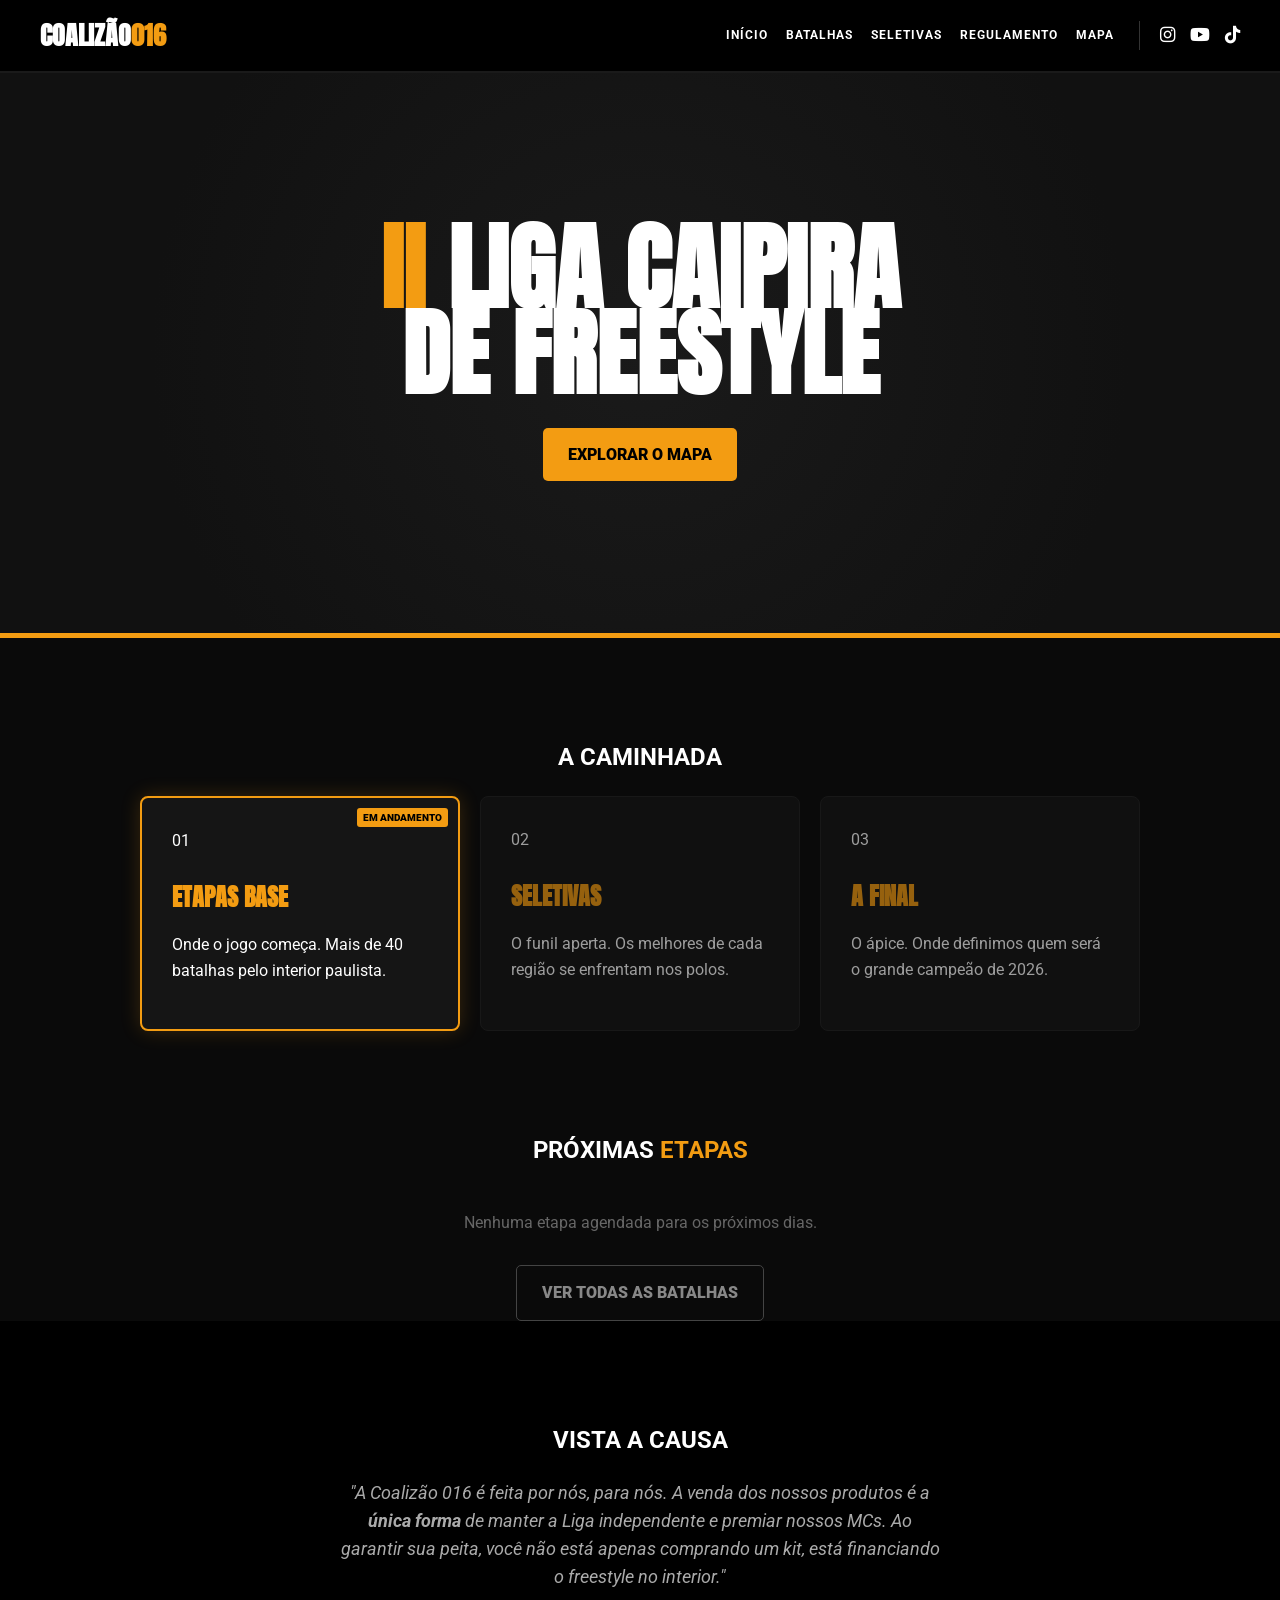
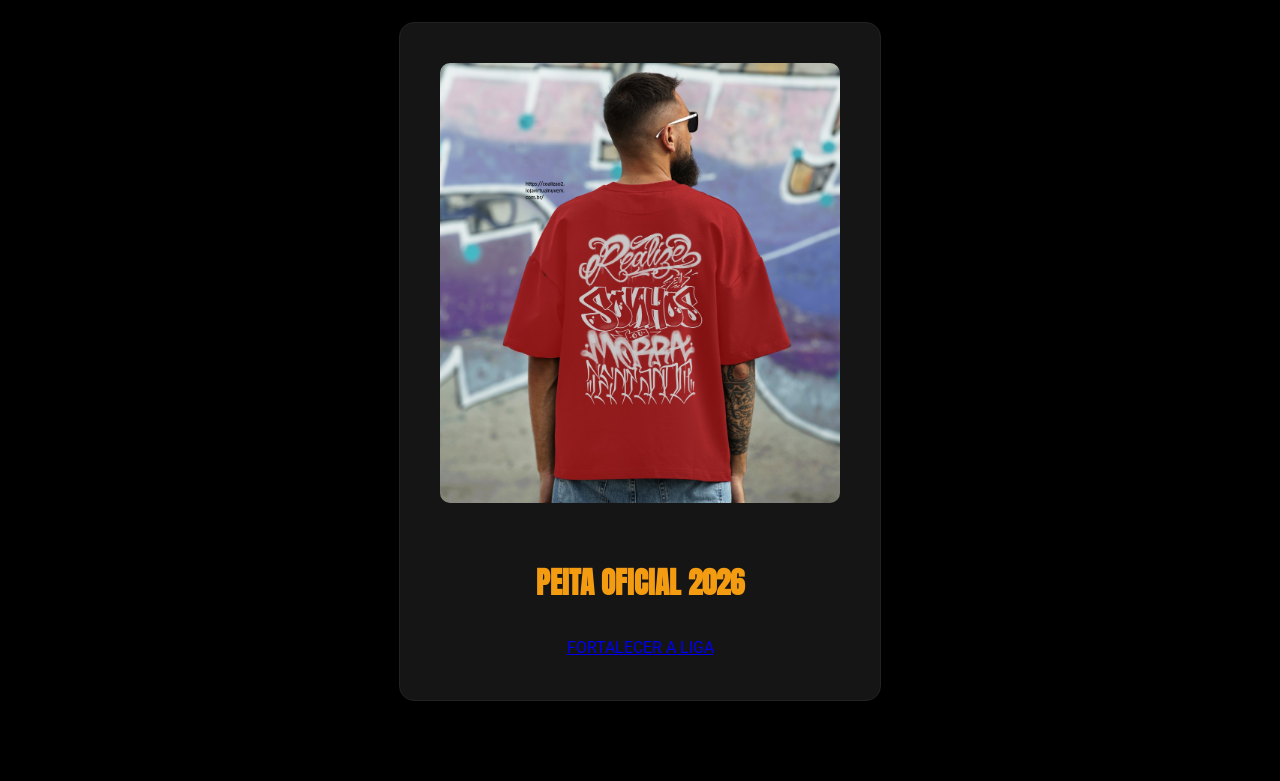
<file: index.html>
<!DOCTYPE html>
<html lang="pt-br">
<head>
    <meta charset="UTF-8">
    <meta name="viewport" content="width=device-width, initial-scale=1.0, maximum-scale=1.0, user-scalable=no">
    <title>Coalizão 016 | II Liga Caipira de Freestyle</title>
    
    <link rel="preconnect" href="https://fonts.googleapis.com">
    <link rel="preconnect" href="https://fonts.gstatic.com" crossorigin>
    <link href="https://fonts.googleapis.com/css2?family=Anton&family=Roboto:wght@300;400;700;900&display=swap" rel="stylesheet">
    <link rel="stylesheet" href="https://cdnjs.cloudflare.com/ajax/libs/font-awesome/6.0.0/css/all.min.css">
    
    <style>
        :root {
            --cor-primaria: #f39c12; 
            --bg-dark: #0a0a0a; 
            --bg-nav: #000000; 
            --bg-hero: #111111; 
            --bg-card: #151515;
            --text-light: #ffffff;
            --fonte-principal: 'Roboto', sans-serif;
            --fonte-titulo: 'Anton', sans-serif; 
        }

        body { 
            margin: 0; font-family: var(--fonte-principal); background: var(--bg-dark); color: var(--text-light); 
            line-height: 1.6; overflow-x: hidden; scroll-behavior: smooth;
        }

        /* --- NAV --- */
        nav { background: var(--bg-nav); padding: 15px 0; border-bottom: 2px solid #1a1a1a; position: sticky; top: 0; z-index: 2000; }
        .nav-container { max-width: 1200px; margin: 0 auto; display: flex; justify-content: space-between; align-items: center; padding: 0 20px; }
        .nav-logo a { font-size: 1.6rem; font-weight: 900; color: #fff; text-decoration: none; font-family: var(--fonte-titulo); }
        .nav-logo span { color: var(--cor-primaria); }
        .menu-toggle { display: none; color: #fff; font-size: 1.5rem; cursor: pointer; }
        .nav-content { display: flex; align-items: center; gap: 25px; }
        .nav-links { display: flex; gap: 18px; }
        .nav-link { color: #fff !important; text-decoration: none; font-weight: bold; text-transform: uppercase; font-size: 0.75rem; letter-spacing: 1px; transition: 0.3s; }
        .nav-social-group { display: flex; gap: 15px; border-left: 1px solid #333; padding-left: 20px; }
        .nav-social { color: #fff; font-size: 1.1rem; }

        /* --- HERO --- */
        .hero-inscricoes {
            background: radial-gradient(circle at center, #1a1a1a 0%, var(--bg-hero) 70%);
            padding: 100px 20px; text-align: center; border-bottom: 5px solid var(--cor-primaria);
            min-height: 40vh; display: flex; flex-direction: column; justify-content: center; align-items: center;
        }
        .hero-inscricoes h1 { font-family: var(--fonte-titulo); font-size: clamp(3rem, 12vw, 6rem); margin: 0; line-height: 0.9; text-transform: uppercase; }
        .hero-inscricoes h1 span { color: var(--cor-primaria); }

        /* --- JORNADA COM DESTAQUE --- */
        .jornada-container { padding: 80px 20px; max-width: 1000px; margin: 0 auto; text-align: center; }
        .jornada-grid { display: grid; grid-template-columns: repeat(auto-fit, minmax(280px, 1fr)); gap: 20px; }
        .jornada-card { background: var(--bg-card); padding: 30px; border-radius: 8px; border: 1px solid #222; text-align: left; position: relative; opacity: 0.6; }
        
        /* Efeito de Fase Atual */
        .fase-atual { 
            border: 2px solid var(--cor-primaria); 
            opacity: 1 !important; 
            box-shadow: 0 0 20px rgba(243, 156, 18, 0.2);
            animation: pulse-border 2s infinite;
        }
        @keyframes pulse-border {
            0% { box-shadow: 0 0 0px rgba(243, 156, 18, 0.2); }
            50% { box-shadow: 0 0 20px rgba(243, 156, 18, 0.5); }
            100% { box-shadow: 0 0 0px rgba(243, 156, 18, 0.2); }
        }
        .fase-atual::after { content: "EM ANDAMENTO"; position: absolute; top: 10px; right: 10px; font-size: 0.6rem; background: var(--cor-primaria); color: #000; padding: 2px 6px; font-weight: 900; border-radius: 3px; }

        .jornada-card h3 { font-family: var(--fonte-titulo); text-transform: uppercase; font-size: 1.5rem; margin-bottom: 10px; color: var(--cor-primaria); }

        /* --- AGENDA --- */
        .evento-item {
            background: var(--bg-card); margin-bottom: 15px; padding: 20px;
            border-left: 5px solid var(--cor-primaria); display: flex;
            justify-content: space-between; align-items: center; border-radius: 0 8px 8px 0;
        }
        .cta-button { display: inline-block; background-color: var(--cor-primaria); color: #000; padding: 14px 25px; font-weight: 900; text-decoration: none; border-radius: 5px; transition: 0.3s; text-transform: uppercase; border: none; cursor: pointer; }

        /* --- LOJA COM COPY --- */
        .loja-container { padding: 80px 20px; background: #000; text-align: center; }
        .copy-vendas { max-width: 600px; margin: 0 auto 30px; color: #aaa; font-size: 1.1rem; font-style: italic; }
        .produto-card { background: var(--bg-card); padding: 40px; border-radius: 15px; max-width: 400px; margin: 0 auto; border: 1px solid #222; }
        .produto-card img { width: 100%; border-radius: 10px; margin-bottom: 20px; }

        @media (max-width: 992px) {
            .menu-toggle { display: block; }
            .nav-content { display: none; flex-direction: column; position: absolute; top: 70px; left: 0; width: 100%; background: #000; padding: 30px 0; border-bottom: 3px solid var(--cor-primaria); }
            .nav-content.active { display: flex; }
            .nav-links { flex-direction: column; width: 100%; text-align: center; }
            .nav-social-group { border-left: none; margin-top: 20px; border-top: 1px solid #222; width: 80%; justify-content: center; padding-top: 20px; }
            .evento-item { flex-direction: column; text-align: center; }
        }
    </style>
</head>
<body>

    <nav>
        <div class="nav-container">
            <div class="nav-logo"><a href="index.html">COALIZÃO<span>016</span></a></div>
            <div class="menu-toggle" id="mobile-menu"><i class="fas fa-bars"></i></div>
            <div class="nav-content" id="nav-content">
                <div class="nav-links">
                    <a href="index.html" class="nav-link">Início</a>
                    <a href="batalhas.html" class="nav-link">Batalhas</a>
                    <a href="seletivas.html" class="nav-link">Seletivas</a>
                    <a href="regulamento.html" class="nav-link">Regulamento</a>
                    <a href="mapaindex.html" class="nav-link">Mapa</a>
                </div>
                <div class="nav-social-group">
                    <a href="https://instagram.com/coalizao016" target="_blank" class="nav-social"><i class="fab fa-instagram"></i></a>
                    <a href="https://youtube.com/@Coalizao016" target="_blank" class="nav-social"><i class="fab fa-youtube"></i></a>
                    <a href="https://tiktok.com/@Coalizao016" target="_blank" class="nav-social"><i class="fab fa-tiktok"></i></a>
                </div>
            </div>
        </div>
    </nav>

    <header class="hero-inscricoes">
        <h1><span>II</span> LIGA CAIPIRA<br>DE FREESTYLE</h1>
        <div style="margin-top: 30px;">
            <a href="mapaindex.html" class="cta-button">EXPLORAR O MAPA</a>
        </div>
    </header>

    <section class="jornada-container">
        <h2 class="titulo-secao">A CAMINHADA</h2>
        <div class="jornada-grid">
            <div class="jornada-card fase-atual">
                <span>01</span>
                <h3>Etapas Base</h3>
                <p>Onde o jogo começa. Mais de 40 batalhas pelo interior paulista.</p>
            </div>
            <div class="jornada-card">
                <span>02</span>
                <h3>Seletivas</h3>
                <p>O funil aperta. Os melhores de cada região se enfrentam nos polos.</p>
            </div>
            <div class="jornada-card">
                <span>03</span>
                <h3>A Final</h3>
                <p>O ápice. Onde definimos quem será o grande campeão de 2026.</p>
            </div>
        </div>
    </section>

    <section id="proximas-etapas" class="agenda-section">
        <div class="agenda-max">
            <h2 class="titulo-secao" style="text-align: center; margin-bottom: 40px;">PRÓXIMAS <span style="color: var(--cor-primaria);">ETAPAS</span></h2>
            <div id="lista-eventos-home"></div>
            <div style="text-align: center; margin-top: 30px;">
                <a href="batalhas.html" class="cta-button" style="background: transparent; border: 1px solid #444; color: #888;">Ver Todas as Batalhas</a>
            </div>
        </div>
    </section>

    <section class="loja-container">
        <h2 class="titulo-secao">VISTA A CAUSA</h2>
        <p class="copy-vendas">
            "A Coalizão 016 é feita por nós, para nós. A venda dos nossos produtos é a <strong>única forma</strong> de manter a Liga independente e premiar nossos MCs. Ao garantir sua peita, você não está apenas comprando um kit, está financiando o freestyle no interior."
        </p>
        <div class="produto-card">
            <img src="img/coalipeita.png" alt="Peita Oficial" onerror="this.src='https://via.placeholder.com/400x400?text=COALIPEITA+2026'">
            <h3 style="color: var(--cor-primaria); font-family: var(--fonte-titulo); font-size: 1.8rem;">PEITA OFICIAL 2026</h3>
            <a href="https://coalizao2.lojavirtualnuvem.com.br/" target="_blank" class="btn-nuvemshop">FORTALECER A LIGA</a>
        </div>
    </section>

    <script src="agenda.js"></script>
    <script>
        // Menu Mobile
        const menuBtn = document.getElementById('mobile-menu');
        const navContent = document.getElementById('nav-content');
        menuBtn.addEventListener('click', () => {
            navContent.classList.toggle('active');
            menuBtn.querySelector('i').classList.toggle('fa-bars');
            menuBtn.querySelector('i').classList.toggle('fa-times');
        });

        // Agenda com Auto-filtro por data
        function renderizarAgenda() {
            const container = document.getElementById('lista-eventos-home');
            if (container && typeof eventos !== 'undefined') {
                const hoje = new Date();
                hoje.setHours(0, 0, 0, 0);

                const futuras = eventos.filter(ev => {
                    const dataEv = new Date(ev.data + "T00:00:00");
                    return dataEv >= hoje;
                }).sort((a,b) => new Date(a.data) - new Date(b.data));

                container.innerHTML = futuras.slice(0, 5).map(ev => `
                    <div class="evento-item">
                        <div class="evento-info">
                            <span class="evento-data-tag">${ev.data.split('-')[2]}/${ev.data.split('-')[1]} | ${ev.diaSemana}</span>
                            <h3 style="font-family:var(--fonte-titulo); font-size:1.8rem; margin:5px 0;">${ev.nomeBatalha}</h3>
                            <p style="margin:0; opacity:0.7;">📍 ${ev.cidade.toUpperCase()}</p>
                        </div>
                        <a href="${ev.linkInstagram}" target="_blank" class="cta-button" style="padding:10px 15px; font-size:0.7rem;">Abrir Insta</a>
                    </div>
                `).join('');
                
                if(futuras.length === 0) {
                    container.innerHTML = "<p style='text-align:center; color:#666;'>Nenhuma etapa agendada para os próximos dias.</p>";
                }
            }
        }
        document.addEventListener('DOMContentLoaded', renderizarAgenda);
    </script>
</body>
</html>
</file>
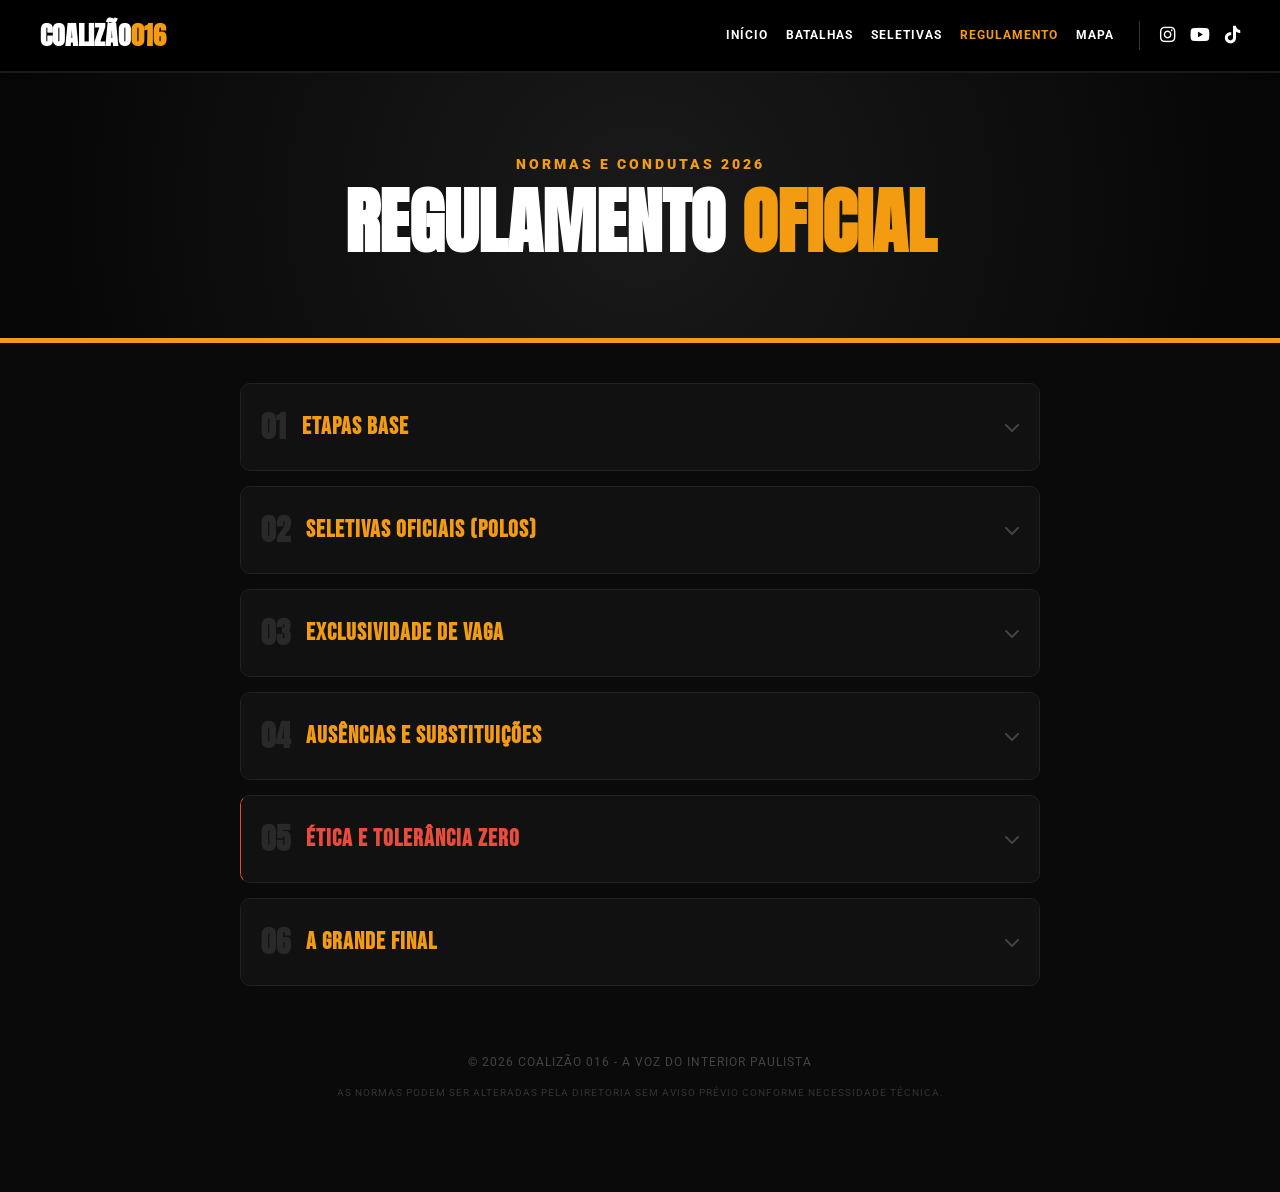
<file: regulamento.html>
<!DOCTYPE html>
<html lang="pt-br">
<head>
    <meta charset="UTF-8">
    <meta name="viewport" content="width=device-width, initial-scale=1.0, maximum-scale=1.0, user-scalable=no">
    <title>Regulamento Oficial | Coalizão 016</title>
    
    <link rel="preconnect" href="https://fonts.googleapis.com">
    <link rel="preconnect" href="https://fonts.gstatic.com" crossorigin>
    <link href="https://fonts.googleapis.com/css2?family=Anton&family=Roboto:wght@300;400;700;900&family=Bebas+Neue&display=swap" rel="stylesheet">
    <link rel="stylesheet" href="https://cdnjs.cloudflare.com/ajax/libs/font-awesome/6.0.0/css/all.min.css">
    
    <style>
        :root {
            --cor-primaria: #f39c12; 
            --cor-alerta: #e74c3c;
            --bg-dark: #0a0a0a; 
            --bg-nav: #000000; 
            --bg-card: #151515;
            --text-light: #ffffff;
            --fonte-principal: 'Roboto', sans-serif;
            --fonte-titulo: 'Anton', sans-serif; 
        }

        body { 
            margin: 0; font-family: var(--fonte-principal); background: var(--bg-dark); color: var(--text-light); 
            line-height: 1.6; overflow-x: hidden;
        }

        /* --- MENU PADRONIZADO --- */
        nav { background: var(--bg-nav); padding: 15px 0; border-bottom: 2px solid #1a1a1a; position: sticky; top: 0; z-index: 2000; }
        .nav-container { max-width: 1200px; margin: 0 auto; display: flex; justify-content: space-between; align-items: center; padding: 0 20px; }
        .nav-logo a { font-size: 1.6rem; font-weight: 900; color: #fff; text-decoration: none; text-transform: uppercase; font-family: var(--fonte-titulo); }
        .nav-logo span { color: var(--cor-primaria); }
        
        .menu-toggle { display: none; color: #fff; font-size: 1.5rem; cursor: pointer; }
        .nav-content { display: flex; align-items: center; gap: 25px; }
        .nav-links { display: flex; gap: 18px; }
        .nav-link { color: #fff !important; text-decoration: none; font-weight: bold; text-transform: uppercase; font-size: 0.75rem; letter-spacing: 1px; }
        .nav-link.active { color: var(--cor-primaria) !important; }

        .nav-social-group { display: flex; gap: 15px; border-left: 1px solid #333; padding-left: 20px; }
        .nav-social { color: #fff; font-size: 1.1rem; }

        /* --- HEADER --- */
        .header-regulamento {
            padding: 80px 20px;
            text-align: center;
            background: radial-gradient(circle at center, #1a1a1a 0%, #050505 100%);
            border-bottom: 5px solid var(--cor-primaria);
        }
        .titulo-pagina { font-family: var(--fonte-titulo); font-size: clamp(2.5rem, 8vw, 4.5rem); text-transform: uppercase; margin: 0; line-height: 1; }
        .subtitulo-pagina { color: var(--cor-primaria); font-weight: 900; letter-spacing: 3px; text-transform: uppercase; font-size: 0.9rem; margin-bottom: 10px; display: block; }

        /* --- CONTEÚDO (SISTEMA DE ACORDEÃO) --- */
        .container { max-width: 800px; margin: 0 auto; padding: 40px 15px; }
        
        .regra-item { background: var(--bg-card); border: 1px solid #222; border-radius: 10px; margin-bottom: 15px; overflow: hidden; transition: 0.3s; }
        
        .regra-header { 
            padding: 20px; background: #111; display: flex; justify-content: space-between; align-items: center; 
            cursor: pointer; user-select: none;
        }
        .regra-header h3 { 
            margin: 0; font-family: 'Bebas Neue'; font-size: 1.5rem; letter-spacing: 1px; color: var(--cor-primaria);
            display: flex; align-items: center; gap: 15px;
        }
        .regra-header h3 span { color: rgba(255,255,255,0.1); font-family: var(--fonte-titulo); font-size: 1.8rem; }
        .regra-header i { transition: 0.3s; color: #444; }

        .regra-content { 
            max-height: 0; overflow: hidden; transition: all 0.4s ease-out; background: #151515;
            padding: 0 20px; color: #ccc;
        }

        /* Estado Aberto */
        .regra-item.active { border-color: var(--cor-primaria); box-shadow: 0 5px 15px rgba(0,0,0,0.5); }
        .regra-item.active .regra-content { max-height: 800px; padding: 20px; border-top: 1px solid #222; }
        .regra-item.active .regra-header i { transform: rotate(180deg); color: var(--cor-primaria); }

        /* Destaques dentro do texto */
        .alerta-box { border-left: 4px solid var(--cor-alerta); padding: 10px 15px; background: rgba(231, 76, 60, 0.1); margin: 15px 0; border-radius: 0 8px 8px 0; color: #eee; }
        .regra-content ul { padding-left: 20px; }
        .regra-content li { margin-bottom: 8px; }

        footer { text-align: center; padding: 40px 20px; color: #444; font-size: 0.75rem; text-transform: uppercase; letter-spacing: 1px; }

        /* Responsividade Mobile */
        @media (max-width: 992px) {
            .menu-toggle { display: block; }
            .nav-content { 
                display: none; flex-direction: column; position: absolute; top: 70px; left: 0; width: 100%; 
                background: #000; padding: 30px 0; border-bottom: 3px solid var(--cor-primaria); 
            }
            .nav-content.active { display: flex; }
            .nav-links { flex-direction: column; text-align: center; gap: 20px; }
            .nav-social-group { border-left: none; margin-top: 20px; border-top: 1px solid #333; width: 80%; justify-content: center; padding-top: 20px; }
        }
    </style>
</head>
<body>

    <nav>
        <div class="nav-container">
            <div class="nav-logo"><a href="index.html">COALIZÃO<span>016</span></a></div>
            <div class="menu-toggle" id="mobile-menu"><i class="fas fa-bars"></i></div>
            <div class="nav-content" id="nav-content">
                <div class="nav-links">
                    <a href="index.html" class="nav-link">Início</a>
                    <a href="batalhas.html" class="nav-link">Batalhas</a>
                    <a href="seletivas.html" class="nav-link">Seletivas</a>
                    <a href="regulamento.html" class="nav-link active">Regulamento</a>
                    <a href="mapaindex.html" class="nav-link">Mapa</a>
                </div>
                <div class="nav-social-group">
                    <a href="https://instagram.com/coalizao016" target="_blank" class="nav-social"><i class="fab fa-instagram"></i></a>
                    <a href="https://youtube.com/@Coalizao016" target="_blank" class="nav-social"><i class="fab fa-youtube"></i></a>
                    <a href="https://tiktok.com/@Coalizao016" target="_blank" class="nav-social"><i class="fab fa-tiktok"></i></a>
                </div>
            </div>
        </div>
    </nav>

    <header class="header-regulamento">
        <span class="subtitulo-pagina">Normas e Condutas 2026</span>
        <h1 class="titulo-pagina">REGULAMENTO <span style="color: var(--cor-primaria);">OFICIAL</span></h1>
    </header>

    <div class="container">
        
        <div class="regra-item">
            <div class="regra-header">
                <h3><span>01</span> ETAPAS BASE</h3>
                <i class="fas fa-chevron-down"></i>
            </div>
            <div class="regra-content">
                <p>As batalhas oficialmente inscritas até o dia <strong>23/02/2026</strong> têm o direito garantido de realizar uma <strong>Etapa Base</strong> para classificação para as seletivas oficiais.</p>
                
                <p><strong>Vagas:</strong> Cada batalha tem direito a <strong>01 (uma) vaga</strong> classificatória por padrão. Caso a batalha tenha direito a mais de uma vaga, essa quantidade extra será previamente informada pela diretoria da Liga à organização da batalha parceira.</p>
                
                <p style="font-size: 0.85rem; color: var(--cor-primaria);"><em>*Na ausência de comunicado oficial sobre vagas extras, prevalece o direito a apenas uma vaga.</em></p>
            </div>
        </div>

        <div class="regra-item">
            <div class="regra-header">
                <h3><span>02</span> SELETIVAS OFICIAIS (POLOS)</h3>
                <i class="fas fa-chevron-down"></i>
            </div>
            <div class="regra-content">
                <p>O campeonato está estruturado em <strong>7 Polos Regionais</strong>. Cada seletiva oficial de polo deve seguir os seguintes critérios:</p>
                <ul>
                    <li>Presença obrigatória de, no mínimo, dois jurados qualificados.</li>
                    <li>Cada seletiva garante <strong>duas vagas diretas</strong> para a Grande Final da Liga Caipira em Ribeirão Preto.</li>
                </ul>
            </div>
        </div>

        <div class="regra-item">
            <div class="regra-header">
                <h3><span>03</span> EXCLUSIVIDADE DE VAGA</h3>
                <i class="fas fa-chevron-down"></i>
            </div>
            <div class="regra-content">
                <p>Para garantir a rotatividade, MC's que já conquistaram sua classificação <strong>estão proibidos</strong> de participar de qualquer outra etapa da liga.</p>
                <div class="alerta-box">
                    <i class="fas fa-exclamation-triangle"></i> <strong>PUNIÇÃO:</strong> Caso o MC classificado participe de outra etapa, ele perderá automaticamente a vaga já conquistada.
                </div>
            </div>
        </div>

        <div class="regra-item">
            <div class="regra-header">
                <h3><span>04</span> AUSÊNCIAS E SUBSTITUIÇÕES</h3>
                <i class="fas fa-chevron-down"></i>
            </div>
            <div class="regra-content">
                <p>O não comparecimento na Seletiva Oficial resultará em desclassificação imediata.</p>
                <p><strong>Sorteio:</strong> Em caso de ausência, a vaga será destinada a sorteio no local, com prioridade absoluta para a <strong>diversidade de gênero</strong> ou <strong>pessoas com deficiência (PCD)</strong>.</p>
            </div>
        </div>

        <div class="regra-item" style="border-left-color: var(--cor-alerta);">
            <div class="regra-header">
                <h3 style="color: var(--cor-alerta);"><span>05</span> ÉTICA E TOLERÂNCIA ZERO</h3>
                <i class="fas fa-chevron-down"></i>
            </div>
            <div class="regra-content">
                <p>A Coalizão 016 preza pela integridade. Não será tolerado:</p>
                <ul>
                    <li>Discurso de ódio ou preconceito (racismo, homofobia, transfobia, xenofobia, etc).</li>
                    <li>Qualquer forma de abuso ou assédio moral ou sexual.</li>
                </ul>
                <div class="alerta-box" style="border-color: var(--cor-alerta);">
                    Envolvidos em denúncias comprovadas serão <strong>afastados permanentemente</strong> da liga e perderão todos os direitos conquistados.
                </div>
            </div>
        </div>

        <div class="regra-item">
            <div class="regra-header">
                <h3><span>06</span> A GRANDE FINAL</h3>
                <i class="fas fa-chevron-down"></i>
            </div>
            <div class="regra-content">
                <p>Os finalistas terão os seguintes direitos garantidos:</p>
                <ul>
                    <li><strong>Transporte:</strong> Ajuda de custo para deslocamento até Ribeirão Preto.</li>
                    <li><strong>Backstage:</strong> Acesso à área restrita com alimentação e acompanhante.</li>
                    <li><strong>Cachê:</strong> Premiação garantida para todos os classificados de acordo com a fase alcançada.</li>
                </ul>
            </div>
        </div>

        <footer>
            <p>&copy; 2026 Coalizão 016 - A Voz do Interior Paulista</p>
            <p style="font-size: 0.65rem; color: #333;">As normas podem ser alteradas pela diretoria sem aviso prévio conforme necessidade técnica.</p>
        </footer>
    </div>

    <script>
        // Menu Mobile Toggle
        const menuBtn = document.getElementById('mobile-menu');
        const navContent = document.getElementById('nav-content');
        menuBtn.onclick = () => {
            navContent.classList.toggle('active');
            menuBtn.querySelector('i').classList.toggle('fa-bars');
            menuBtn.querySelector('i').classList.toggle('fa-times');
        };

        // Lógica do Acordeão
        const itensRegra = document.querySelectorAll('.regra-item');
        itensRegra.forEach(item => {
            const header = item.querySelector('.regra-header');
            header.onclick = () => {
                // Remove a classe active de todos para fechar os outros ao abrir um (opcional)
                // itensRegra.forEach(i => { if(i !== item) i.classList.remove('active'); });
                
                item.classList.toggle('active');
            };
        });
    </script>
</body>
</html>
</file>
